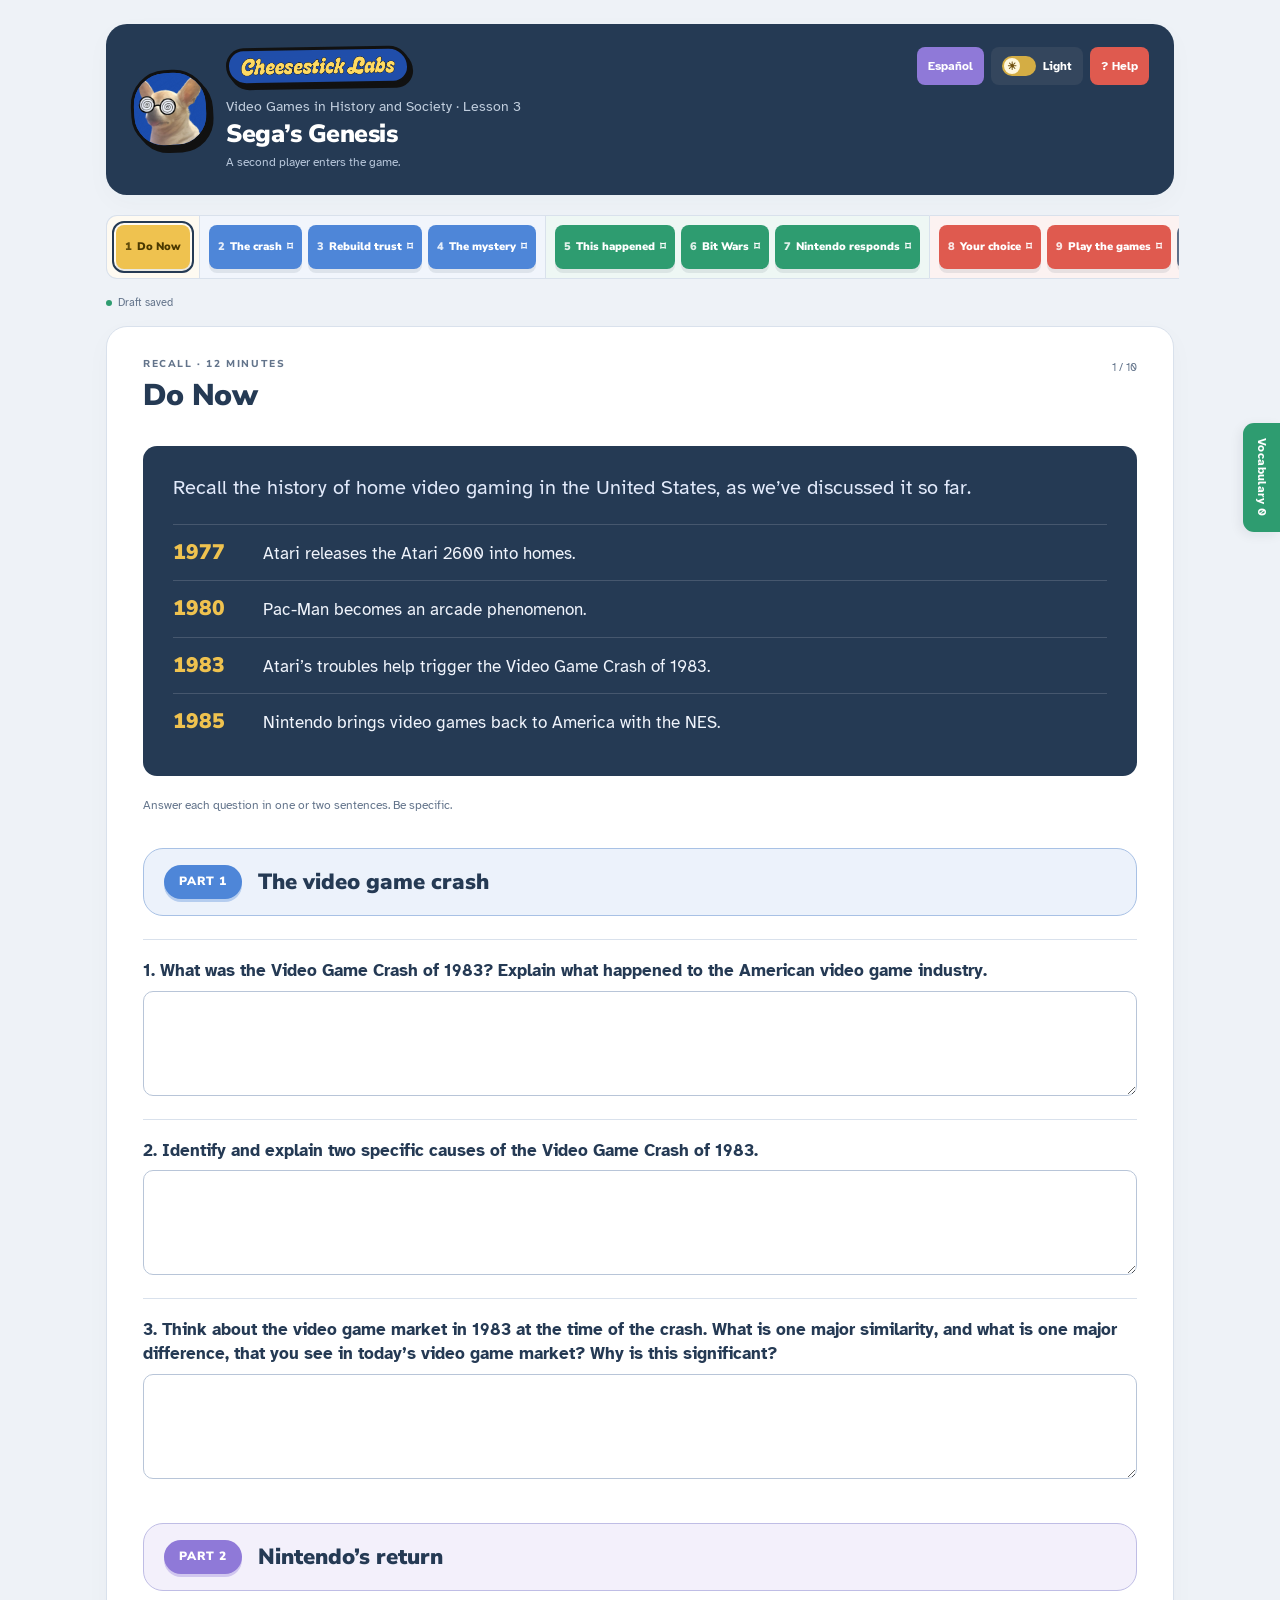
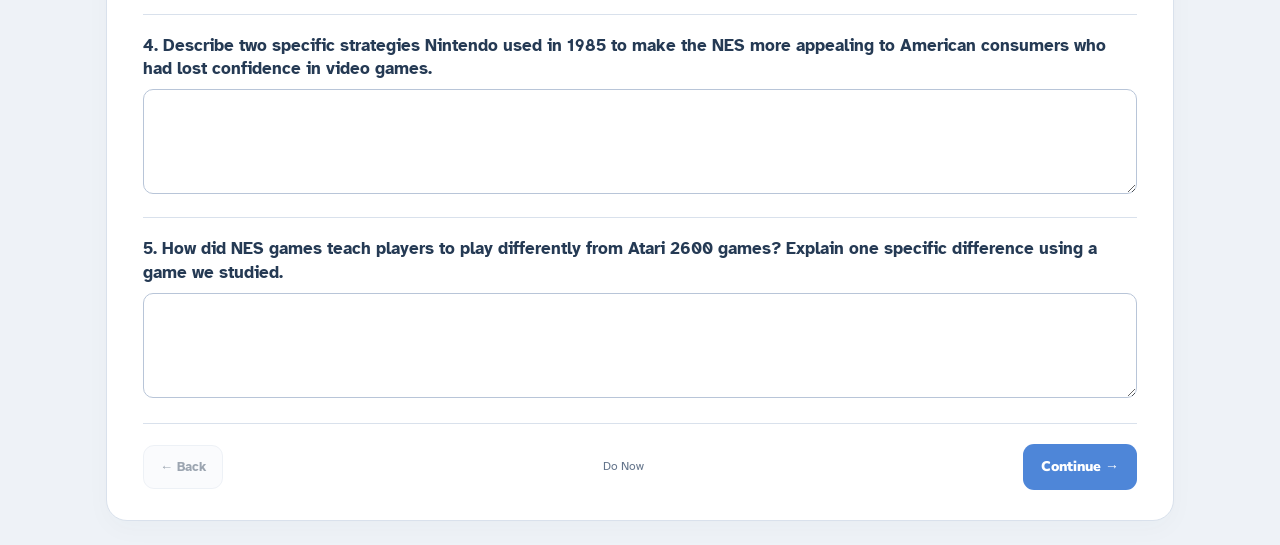
<file: index.html>
<!doctype html>
<html lang="en"><head><meta charset="utf-8"><meta name="viewport" content="width=device-width,initial-scale=1"><meta name="color-scheme" content="light dark"><title>Cheesestick Labs · Sega’s Genesis</title><link rel="stylesheet" href="template.css"><link rel="stylesheet" href="lesson.css"><link rel="stylesheet" href="outline.css"><link rel="stylesheet" href="lesson-2.css"><link rel="stylesheet" href="console-wars.css"></head><body>
<a href="#lesson" class="skip" id="skip">Skip to lesson</a>
<div class="app-shell">
<header class="topbar"><div class="brand"><div class="logo"><img src="assets/oz.png" alt="Oz wearing spiral glasses" width="1536" height="1536"></div><div class="brand-text"><div class="brandline"><img class="wordmark" src="assets/wordmark.png" alt="Cheesestick Labs" width="1131" height="130"></div><div class="series" id="series"></div><h1 id="lesson-title"></h1><div class="subtitle" id="subtitle"></div></div></div><div class="header-tools"><div class="utilities"><button id="language" class="language">Español</button><button id="theme" class="theme"><span class="theme-track"><span class="theme-thumb">☀</span></span><span id="theme-label">Light</span></button><button id="help" class="help">? Help</button></div></div></header>
<div class="nav-wrap"><div class="lesson-map-scroll"><nav id="page-nav" aria-label="Lesson pages"></nav></div><div class="session-line"><span class="draft" id="draft-status" role="status"></span></div></div>
<main id="lesson" tabindex="-1"></main>
</div>
<button class="vocab-tab" id="vocab-toggle" aria-controls="vocab-drawer" aria-expanded="false">Vocabulary</button>
<aside id="vocab-drawer" class="vocab-drawer" hidden><div class="drawer-heading"><h2 id="vocab-heading">Vocabulary</h2><button class="icon-button" data-close-vocab aria-label="Close">×</button></div><dl id="vocab-list"></dl></aside>
<dialog id="checkpoint" aria-labelledby="checkpoint-question"><form id="checkpoint-form"><div class="dialog-top"><span class="eyebrow" id="checkpoint-label"></span><button type="button" class="icon-button" data-close="checkpoint" aria-label="Close">×</button></div><span class="dialog-symbol">✦</span><h2 id="checkpoint-question"></h2><p id="checkpoint-hint" class="muted"></p><label for="checkpoint-answer" id="checkpoint-answer-label"></label><div class="unlock-row"><input id="checkpoint-answer" type="text" autocomplete="off" required><button class="primary" id="unlock-button"></button></div><p id="checkpoint-status" role="status"></p></form></dialog>
<dialog id="help-dialog"><div class="dialog-top"><h2 id="help-title"></h2><button class="icon-button" data-close="help-dialog" aria-label="Close">×</button></div><div id="help-content"></div></dialog>
<dialog id="choice-dialog"><form id="choice-form"><h2 id="choice-title"></h2><p id="choice-warning"></p><div class="help-actions"><button type="button" class="secondary" data-close="choice-dialog" id="choice-cancel"></button><button class="primary" id="choice-confirm"></button></div></form></dialog>
<dialog id="game-dialog" aria-labelledby="game-title"><div class="game-window"><div class="window-header"><h2 id="game-title"></h2><button id="close-game" aria-label="Close game and return to lesson">×</button></div><iframe id="game-frame" title="NES game player" allow="autoplay" src="about:blank"></iframe></div></dialog>
<dialog id="teacher-dialog"><div class="dialog-top"><h2>Teacher setup</h2><button class="icon-button" data-close="teacher-dialog" aria-label="Close">×</button></div><div id="teacher-content"></div></dialog>
<div class="toast" id="toast" role="status" hidden></div><div id="print-area"></div>
<script src="lesson-config.js"></script><script src="wars-content.js"></script><script src="jspdf.umd.min.js"></script><script src="answer-pdf.js"></script><script src="market-estimates.js"></script><script src="form-connection.js"></script><script src="wars-app.js"></script>
</body></html>
</file>
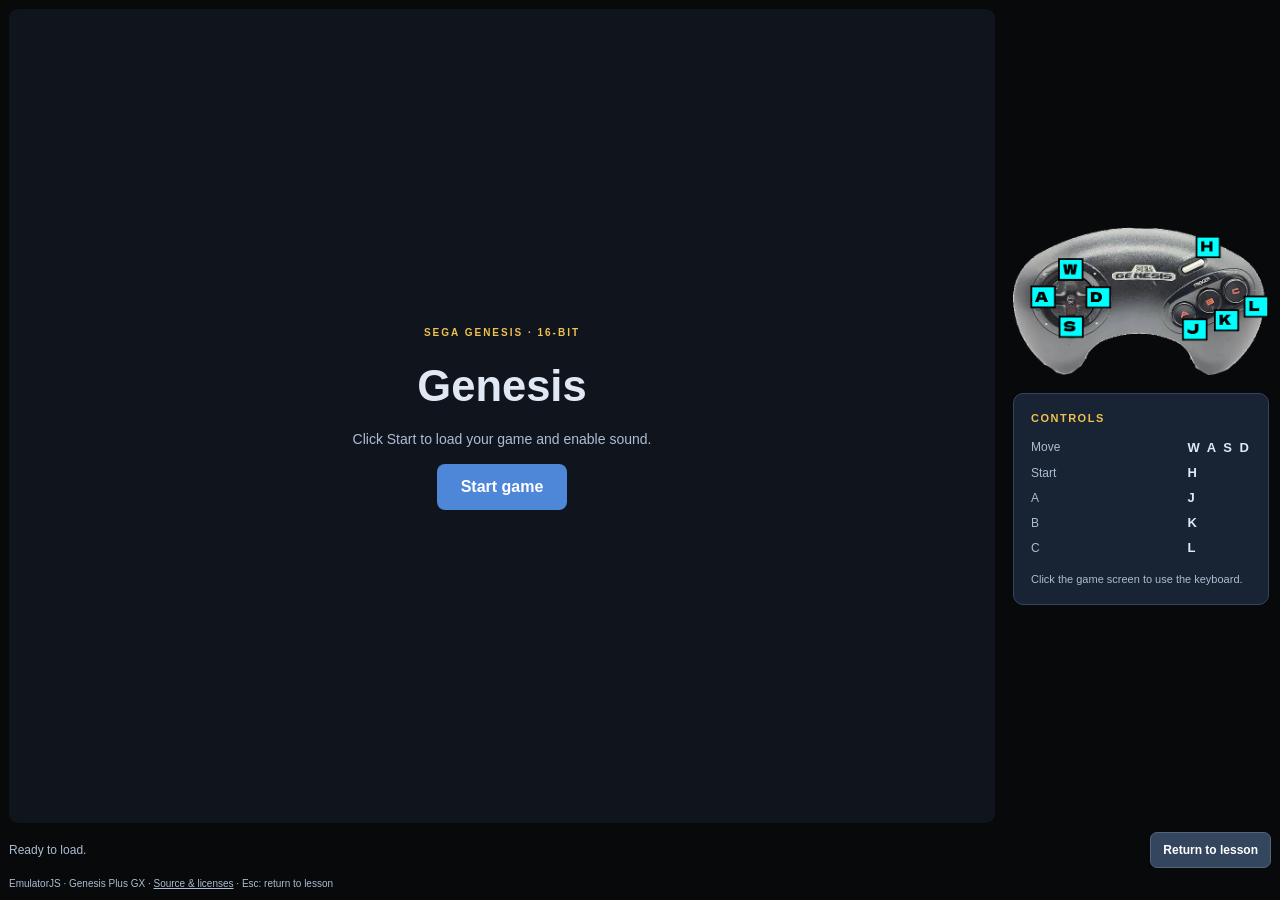
<file: genesis-player.html>
<!doctype html><html lang="en"><head><meta charset="utf-8"><meta name="viewport" content="width=device-width,initial-scale=1"><title>Genesis player</title><link rel="stylesheet" href="nes-player.css"><style>#genesis{position:absolute;inset:0}#cover button{background:#4e86d8;color:#fff;border:0;border-radius:8px;padding:14px 24px;font:700 16px 'Segoe UI',sans-serif;cursor:pointer}#stage{min-height:280px}</style></head><body><main class="nes-player"><div class="nes-layout"><section class="stage" id="stage" tabindex="0" aria-label="Genesis game screen"><div id="genesis"></div><div id="cover"><div><span class="system-label">SEGA GENESIS · 16-BIT</span><h1 id="opening">Genesis</h1><p id="opening-note">Start to load the game.</p><button id="start-game">Start game</button></div></div></section><aside class="player-sidebar"><img class="controller-diagram" src="assets/genesis-controls.png" alt="Genesis keyboard controls: WASD move, J A, K B, L C, H Start"><div class="controls"><h2 id="controls-title">CONTROLS</h2><div class="key-grid"><span id="move-label">Move</span><strong>W A S D</strong><span>Start</span><strong>H</strong><span>A</span><strong>J</strong><span>B</span><strong>K</strong><span>C</span><strong>L</strong></div><p id="focus-note">Click the game screen to use the keyboard.</p></div></aside></div><div class="status-row"><p id="status" role="status">Ready to load.</p><button id="retry" hidden>Try again</button><button id="return">Return to lesson</button></div><footer>EmulatorJS · Genesis Plus GX · <a href="https://github.com/EmulatorJS/EmulatorJS" target="_blank" rel="noopener">Source & licenses</a> · <span id="escape-note">Esc: return to lesson</span></footer></main><script src="genesis-player.js"></script></body></html>
</file>
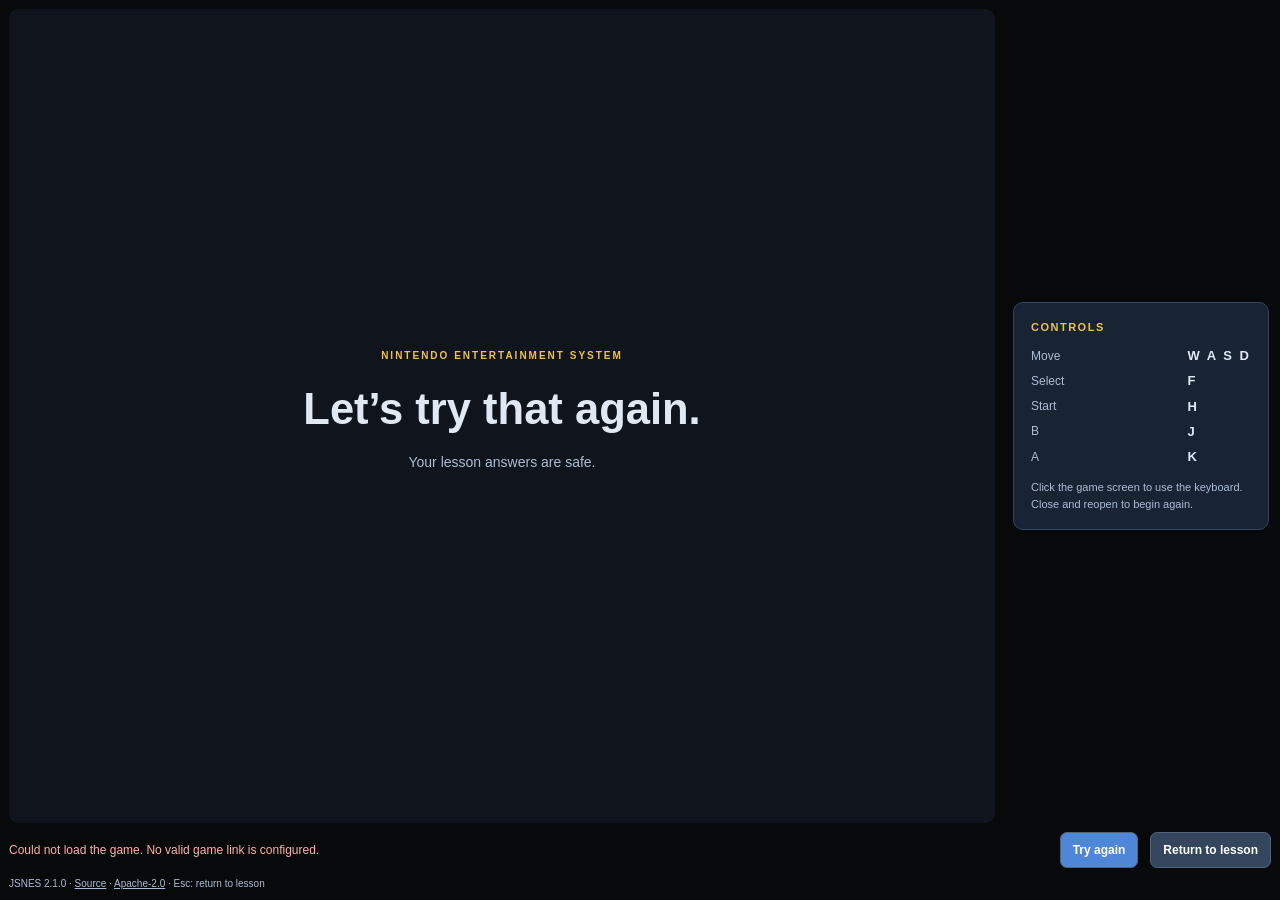
<file: nes-player.html>
<!doctype html>
<html lang="en"><head><meta charset="utf-8"><meta name="viewport" content="width=device-width,initial-scale=1"><title>NES player</title><link rel="stylesheet" href="nes-player.css"></head>
<body><main class="nes-player"><div class="nes-layout"><section class="stage" id="stage" aria-label="NES game screen" tabindex="0"><div id="nes"></div><div id="cover"><div><span class="system-label">NINTENDO ENTERTAINMENT SYSTEM</span><h1 id="opening">Loading game…</h1><p id="opening-note">Your game starts automatically.</p></div></div></section><aside class="player-sidebar"><img class="controller-diagram" id="controls-image" alt="NES keyboard controls" hidden><div class="controls"><h2 id="controls-title">CONTROLS</h2><div class="key-grid"><span id="move-label">Move</span><strong>W A S D</strong><span>Select</span><strong>F</strong><span>Start</span><strong>H</strong><span>B</span><strong>J</strong><span>A</span><strong>K</strong></div><p id="focus-note">Click the game screen to use the keyboard.</p></div></aside></div><div class="status-row"><p id="status" role="status" aria-live="polite">Loading game…</p><button id="retry" hidden>Try again</button><button id="return">Return to lesson</button></div><footer>JSNES 2.1.0 · <a href="https://github.com/bfirsh/jsnes" target="_blank" rel="noopener">Source</a> · <a href="LICENSE-jsnes.txt" target="_blank">Apache-2.0</a> · <span id="escape-note">Esc: return to lesson</span></footer></main><script src="jsnes.min.js"></script><script src="nes-zip.js"></script><script src="nes-player.js"></script></body></html>
</file>
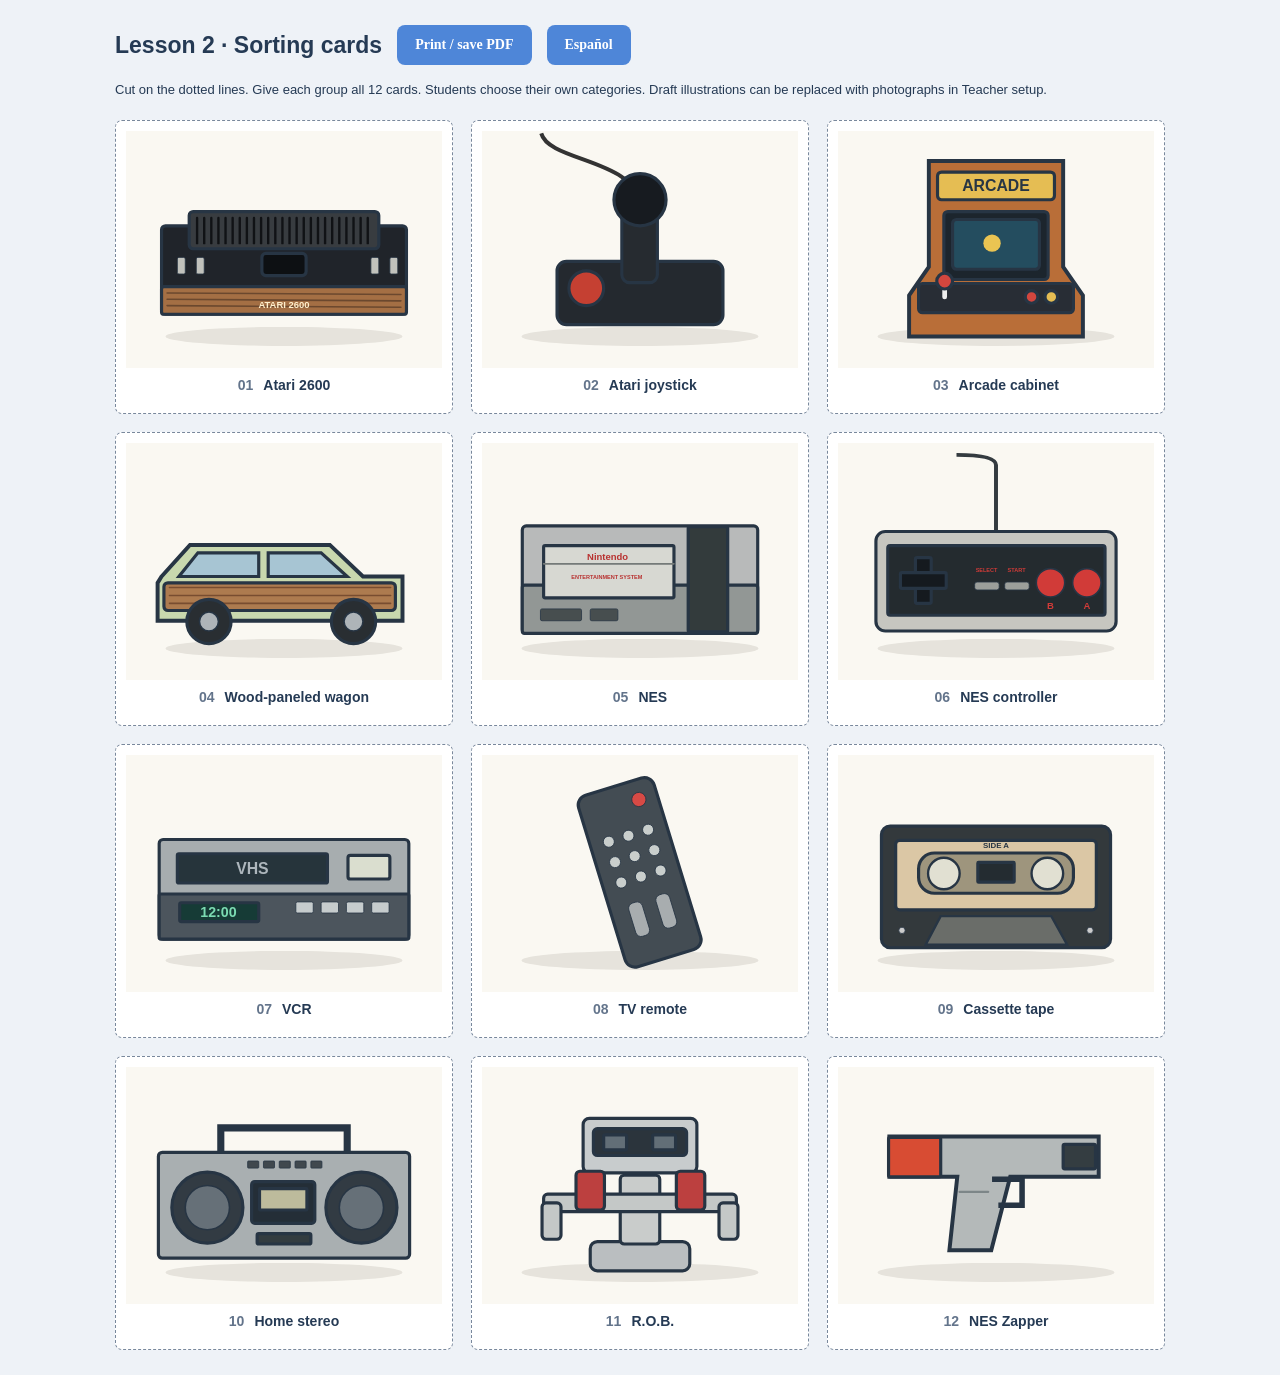
<file: sorting-cards.html>
<!doctype html><html lang="en"><head><meta charset="utf-8"><meta name="viewport" content="width=device-width,initial-scale=1"><title>Lesson 2 · Sorting cards</title><style>
*{box-sizing:border-box}body{margin:25px;font:15px/1.5 'Segoe UI',sans-serif;color:#253a54;background:#eef2f7}.toolbar{display:flex;gap:15px;align-items:center;flex-wrap:wrap;max-width:1050px;margin:0 auto 20px}.toolbar h1{font-size:23px;margin:0}.toolbar button{background:#4e86d8;color:white;border:0;border-radius:8px;padding:12px 18px;font:700 14px 'Segoe UI';cursor:pointer}.toolbar p{width:100%;margin:0;font-size:13px}.cards{display:grid;grid-template-columns:repeat(3,1fr);gap:18px;max-width:1050px;margin:auto}.cards figure{margin:0;border:1px dashed #79889c;border-radius:7px;background:#fff;break-inside:avoid;padding:10px}.cards img{display:block;width:100%;aspect-ratio:4/3;object-fit:contain}.cards figcaption{text-align:center;font-weight:700;font-size:14px;padding:7px}.cards figcaption span{margin-right:10px;color:#63748b}@media(max-width:600px){.cards{grid-template-columns:repeat(2,1fr)}body{margin:12px}}@media print{@page{size:letter;margin:.45in}body{margin:0;background:white}.toolbar{display:none}.cards{grid-template-columns:repeat(2,1fr);gap:.15in;max-width:none}.cards figure{height:3.18in;padding:.08in;break-inside:avoid}.cards img{height:2.65in;aspect-ratio:auto}.cards figcaption{font-size:11pt;padding:3px}.cards figure:nth-child(6n){break-after:page}}
</style></head><body><div class="toolbar"><h1 id="heading">Lesson 2 · Sorting cards</h1><button id="print">Print / save PDF</button><button id="language">Español</button><p id="note">Cut on the dotted lines. Give each group all 12 cards. Students choose their own categories. Draft illustrations can be replaced with photographs in Teacher setup.</p></div><main class="cards" id="cards"></main><script src="lesson-config.js"></script><script src="lesson-content.js"></script><script>
let es=false,settings={};try{settings=JSON.parse(localStorage.getItem('cheesestick-nintendo-lesson-2-v1-settings')||'{}')||{};}catch{}
const escapeHTML=v=>String(v).replace(/[&<>"']/g,c=>({'&':'&amp;','<':'&lt;','>':'&gt;','"':'&quot;',"'":'&#39;'}[c]));
function render(){document.documentElement.lang=es?'es':'en';document.getElementById('heading').textContent=es?'Lección 2 · Tarjetas para clasificar':'Lesson 2 · Sorting cards';document.getElementById('language').textContent=es?'English':'Español';document.getElementById('print').textContent=es?'Imprimir / guardar PDF':'Print / save PDF';document.getElementById('note').textContent=es?'Corta por las líneas punteadas. Da las 12 tarjetas a cada grupo. Los estudiantes eligen sus categorías. Puedes reemplazar las ilustraciones por fotos en la configuración docente.':'Cut on the dotted lines. Give each group all 12 cards. Students choose their own categories. Draft illustrations can be replaced with photographs in Teacher setup.';document.getElementById('cards').innerHTML=LAB_SORT.map((item,i)=>{let image=item.image;try{const candidate=settings.sortImages?.[item.id]||LAB_CONFIG.sortImages[item.id]||image,u=new URL(candidate,location.href);if(u.protocol==='https:'||u.origin===location.origin)image=u.href;}catch{}return '<figure><img src="'+escapeHTML(image)+'" alt="'+escapeHTML(item.label[es?1:0])+'"><figcaption><span>'+String(i+1).padStart(2,'0')+'</span>'+escapeHTML(item.label[es?1:0])+'</figcaption></figure>';}).join('');}
document.getElementById('print').onclick=()=>print();document.getElementById('language').onclick=()=>{es=!es;render();};render();
</script></body></html>
</file>
<file: template.css>
@import url('https://fonts.googleapis.com/css2?family=Atkinson+Hyperlegible:wght@400;700&family=Nunito+Sans:wght@600;700;800;900&display=swap');
:root{color-scheme:light;--bg:#eef2f7;--surface:#fff;--soft:#f6f8fc;--field:#fff;--ink:#253a54;--muted:#63748b;--line:#d9e1ec;--header:#253a54;--blue:#4e86d8;--green:#2e9c70;--gold:#efc24f;--red:#df5a4f;--purple:#8f79d8;--slate:#5f6f89;--shadow:0 8px 26px #253a5407;--activity:#f7faff;--grid:#d6e1f0;--node:#fff}
:root[data-theme=dark]{color-scheme:dark;--bg:#151e2b;--surface:#202d3e;--soft:#1b2737;--field:#172333;--ink:#e0e8f4;--muted:#acbdd3;--line:#3a4b61;--header:#111a27;--shadow:0 8px 26px #0d17231c;--activity:#182638;--grid:#35485f;--node:#25374d}
*{box-sizing:border-box}body{margin:0;background:var(--bg);color:var(--ink);font:17px/1.55 'Atkinson Hyperlegible','Segoe UI',sans-serif}button,input,textarea,select{font:inherit}button,a,select,input,textarea{-webkit-tap-highlight-color:transparent}button{cursor:pointer;min-height:44px;border:0;font-weight:700;border-radius:11px;padding:10px 16px;transition:filter .15s,transform .15s}button:hover{filter:brightness(1.05)}button:active{transform:translateY(1px)}button:disabled{opacity:.45;cursor:not-allowed}button:focus-visible,a:focus-visible,input:focus-visible,textarea:focus-visible,select:focus-visible{outline:3px solid var(--gold);outline-offset:4px}a{color:var(--blue);text-underline-offset:3px}h1,h2,h3,.nav-button,.block-label,.primary,.brandline{font-family:'Nunito Sans','Segoe UI',sans-serif}h1,h2,h3{line-height:1.2}h2{font-size:30px;font-weight:900;letter-spacing:-.65px;margin:7px 0 12px}h3{font-size:20px;margin:0 0 9px}p{margin:0 0 14px}p:last-child{margin-bottom:0}.app-shell{max-width:1160px;margin:auto;padding:24px 46px 0}.topbar{border-radius:21px;background:var(--header);padding:23px 25px;color:#fff;display:flex;align-items:center;justify-content:space-between;gap:20px;box-shadow:var(--shadow)}.brand{display:flex;gap:17px;align-items:center}.logo{flex:none;width:66px;height:66px;background:#34475f;border:1px solid #4d6078;border-radius:18px;padding:5px;transform:rotate(-5deg)}.logo svg{width:100%;height:100%}.brandline{font-size:10px;letter-spacing:1.7px;font-weight:900;color:#f2cd6d;display:flex;gap:10px;align-items:center}.preview-tag{font:700 9px 'Segoe UI',sans-serif;letter-spacing:1px;color:#b5c7de;border:1px solid #53647c;border-radius:4px;padding:2px 5px}.series{font-size:14px;color:#c1cede;margin-top:6px}h1{font-size:25px;font-weight:900;letter-spacing:-.5px;margin:2px 0 4px}.subtitle{font-size:12px;color:#b9c8dc}.header-tools{flex:none;align-self:stretch;display:flex;flex-direction:column;justify-content:space-between;gap:15px;align-items:flex-end}.utilities{display:flex;gap:7px;align-items:center}.utilities button{font-size:12px;padding:8px 11px;min-height:38px;border-radius:8px;color:white}.language{background:#8f79d8}.help{background:#df5a4f}.theme{display:flex;gap:7px;align-items:center;background:#34465d}.theme-track{background:#d4ad44;width:34px;height:20px;border-radius:15px;display:block;padding:2px;transition:background .2s}.theme-thumb{display:grid;place-items:center;background:#fff8df;color:#705010;width:16px;height:16px;border-radius:50%;font-size:11px;transition:transform .2s}[data-theme=dark] .theme-track{background:#617a9f}[data-theme=dark] .theme-thumb{transform:translateX(14px);background:#e4edff;color:#324b69}.pacing{display:flex;gap:8px;align-items:center;font-size:11px;color:#c1cede}.pacing select{background:#34465d;color:#edf3fa;border:1px solid #53647c;border-radius:6px;padding:5px;font-size:11px}.nav-wrap{padding:20px 0 15px}nav{display:flex;gap:8px;flex-wrap:wrap}.nav-button{background:var(--tab);color:#fff;border-radius:12px;padding:12px 13px;font-size:12px;font-weight:900;box-shadow:0 4px 0 #23364d18;display:flex;gap:7px;align-items:center}.nav-button.gold{color:#493800}.nav-button[aria-current=page]{outline:3px solid var(--ink);outline-offset:2px}.nav-num{opacity:.85}.lock{width:12px;height:12px;opacity:.85}.session-line{display:flex;align-items:center;justify-content:space-between;gap:12px;font-size:11px;color:var(--muted);margin-top:15px;flex-wrap:wrap}.draft::before{content:'';display:inline-block;width:6px;height:6px;background:var(--green);border-radius:50%;margin-right:6px}.draft.error::before{background:var(--red)}main{background:var(--surface);border:1px solid var(--line);border-radius:21px;padding:30px 36px;box-shadow:var(--shadow);min-height:450px;scroll-margin-top:15px}main:focus{outline:none}.page-top{display:flex;gap:18px;justify-content:space-between;align-items:start;margin-bottom:18px}.eyebrow{font:800 10px 'Nunito Sans',sans-serif;letter-spacing:1.6px;color:var(--muted)}.page-count{font-size:11px;color:var(--muted);white-space:nowrap;margin-top:2px}.lead{color:var(--muted);max-width:780px;font-size:17px}.block{--tone:var(--gold);border:1px solid color-mix(in srgb,var(--tone) 30%,var(--line));border-left:6px solid var(--tone);background:color-mix(in srgb,var(--tone) 9%,var(--surface));padding:18px 21px;border-radius:13px;margin:18px 0}.block-label{display:inline-block;font-size:10px;font-weight:900;letter-spacing:1.3px;background:var(--tone);color:white;border-radius:7px;padding:6px 10px;margin-bottom:10px}.learn{--tone:var(--gold)}.learn .block-label{color:#493800}.observe{--tone:var(--blue)}.try{--tone:var(--green)}.review{--tone:var(--purple)}.important{--tone:var(--red)}.block p{margin-bottom:8px}.more-row{display:flex;gap:15px;flex-wrap:wrap;margin-top:8px;align-items:center}.learn-more{margin-top:8px}.learn-more summary{cursor:pointer;font-size:13px;color:var(--ink);font-weight:700}.learn-more p{font-size:14px;color:var(--muted);margin-top:8px}.slide-link{font-size:13px}.activity-area{background:var(--activity);border:1px solid var(--line);border-radius:12px;padding:18px;margin-top:13px}.activity-head{display:flex;gap:10px;align-items:center;justify-content:space-between;flex-wrap:wrap;margin-bottom:10px}.activity-head p{margin:0}.caption{font-size:12px;color:var(--muted)}.route-compare{display:grid;grid-template-columns:1fr 1fr;gap:12px}.route-option{padding:13px 15px;background:var(--node);border:1px solid var(--line);border-radius:10px}.route-letters{display:flex;gap:10px;align-items:center;font-weight:700;font-size:17px}.route-letters span{color:var(--muted);font-size:12px}.route-total{font:900 29px 'Nunito Sans',sans-serif;line-height:1.3;margin-top:8px}.route-total small{font:400 13px 'Atkinson Hyperlegible',sans-serif;color:var(--muted)}.route-option.better{border-color:var(--green)}.route-option.better .route-total{color:var(--green)}[data-theme=dark] .route-option.better .route-total{color:#63d5a4}.slider-label{display:flex;justify-content:space-between;gap:12px;font-size:14px;margin:18px 0 5px}.slider-label output{font-weight:700}input[type=range]{width:100%;accent-color:var(--green);margin:5px 0 0;min-height:25px}.slider-hints{display:flex;justify-content:space-between;font-size:11px;color:var(--muted)}.result-line{background:color-mix(in srgb,var(--green) 10%,var(--surface));padding:10px 13px;border-radius:8px;font-size:14px;margin-top:12px;min-height:42px}.question{border-top:1px solid var(--line);padding-top:19px;margin-top:23px}.question-label{display:flex;gap:10px;align-items:start;font-weight:700;line-height:1.4;margin-bottom:8px}.q-number{display:grid;place-items:center;width:24px;height:24px;flex:none;background:var(--soft);border:1px solid var(--line);border-radius:7px;font-size:12px}.question .caption{margin:0 0 10px 34px}.question textarea{display:block;width:100%;resize:vertical;background:var(--field);border:1px solid #b8c5d8;color:var(--ink);padding:12px 14px;border-radius:10px;min-height:76px}.question.deep{border:1px solid color-mix(in srgb,var(--purple) 45%,var(--line));border-left:6px solid var(--purple);background:color-mix(in srgb,var(--purple) 6%,var(--surface));padding:17px 20px;border-radius:13px;margin-top:20px}.think-heading{display:flex;justify-content:space-between;gap:10px;margin-bottom:9px}.think-heading strong{font-size:11px;color:var(--purple);letter-spacing:1px}.discussion-cue{font-size:12px;color:var(--muted);margin-top:9px}.pause-line{font-size:14px;padding:12px 0 0;display:flex;gap:9px;align-items:start}.pause-line strong{color:var(--red)}.page-bottom{display:flex;justify-content:space-between;gap:15px;align-items:center;margin-top:25px;padding-top:20px;border-top:1px solid var(--line)}.primary{background:var(--blue);color:white;font-size:14px;font-weight:900;padding:12px 18px}.secondary{background:var(--soft);border:1px solid var(--line);color:var(--ink);font-size:13px}.page-bottom .caption{text-align:center}.next-wrap{display:flex;align-items:center;gap:8px}.next-wrap svg{width:12px;height:12px}.vocab-tab{position:fixed;right:0;top:47%;z-index:15;writing-mode:vertical-rl;display:flex;gap:10px;align-items:center;background:var(--green);color:white;border-radius:11px 0 0 11px;padding:15px 9px;font-size:12px;letter-spacing:.4px;box-shadow:-3px 3px 12px #15213112}.vocab-tab span:last-child{display:grid;place-items:center;background:#ffffff24;border-radius:50%;width:21px;height:21px;writing-mode:horizontal-tb;font-size:11px}.vocab-drawer{position:fixed;right:0;top:0;bottom:0;width:min(365px,90vw);background:var(--surface);border-left:1px solid var(--line);box-shadow:-14px 0 50px #111a2730;z-index:25;padding:30px 26px;overflow-y:auto}.drawer-heading{display:flex;justify-content:space-between;align-items:start;gap:15px}.vocab-drawer h2{font-size:26px}.vocab-drawer dt{font-weight:700;color:var(--green);margin-top:22px}.vocab-drawer dd{margin:5px 0 0;font-size:15px}.vocab-drawer .term-page{font-size:11px;color:var(--muted);margin-top:4px}.icon-button{font-size:25px;line-height:1;width:40px;min-height:40px;padding:5px;color:var(--muted);background:var(--soft);flex:none}.vocab-link{padding:0;border:0;background:none;min-height:0;display:inline;color:inherit;font:inherit;font-weight:700;text-decoration:underline dotted var(--gold);text-underline-offset:4px}footer{padding:23px;text-align:center;color:var(--muted);font-size:12px}footer a{color:inherit}dialog{width:min(480px,calc(100% - 32px));border:1px solid var(--line);border-radius:19px;background:var(--surface);color:var(--ink);padding:27px;box-shadow:0 20px 100px #0b162355}dialog::backdrop{background:#111a2799;backdrop-filter:blur(4px)}dialog h2{font-size:26px}.dialog-top{display:flex;align-items:center;justify-content:space-between;gap:12px;margin-bottom:12px}.dialog-symbol{display:grid;place-items:center;background:color-mix(in srgb,var(--gold) 18%,var(--surface));color:var(--gold);width:42px;height:42px;border-radius:12px;font-size:28px;margin-bottom:15px}.muted{color:var(--muted);font-size:14px}.unlock-row{display:flex;gap:8px;margin-top:7px}.unlock-row input{min-width:0;width:100%}.unlock-row button{flex:none}input:not([type=range]),select{border:1px solid var(--line);background:var(--field);color:var(--ink);padding:10px 12px;border-radius:9px}dialog label{font-size:13px;font-weight:700}.dialog-note{font-size:12px;color:var(--muted);margin-top:13px}#checkpoint-status{font-size:13px;color:var(--red);margin-top:10px}.help-entry{margin:18px 0}.help-entry h3{font-size:16px}.help-entry p{font-size:14px;color:var(--muted)}.help-actions{display:flex;gap:9px;flex-wrap:wrap;justify-content:space-between;margin-top:23px}.toast{position:fixed;left:50%;bottom:22px;transform:translateX(-50%);background:var(--ink);color:var(--surface);padding:12px 20px;border-radius:10px;box-shadow:var(--shadow);z-index:50;max-width:90%;font-size:14px}.router-map{display:block;width:100%;height:auto;max-height:210px}.map-line{stroke:var(--grid);stroke-width:4;fill:none;stroke-linecap:round}.map-line.active{stroke:var(--blue)}.map-line.closed{stroke:var(--red);stroke-dasharray:6 7;opacity:.5}.map-node{fill:var(--node);stroke:var(--line);stroke-width:2}.map-node.router{stroke:var(--blue)}.router-map text{fill:var(--ink);font-family:'Nunito Sans',sans-serif;font-weight:800;font-size:14px}.router-map .edge-label{font:12px 'Atkinson Hyperlegible',sans-serif;fill:var(--muted)}.packet-dot{fill:var(--gold);stroke:var(--surface);stroke-width:3}.activity-controls{display:flex;gap:8px;align-items:center;flex-wrap:wrap;margin-top:9px}.activity-controls .primary{background:var(--green)}.toggle-link{background:var(--node);color:var(--ink);border:1px solid var(--line);font-size:13px}.toggle-link[aria-pressed=true]{border-color:var(--red);color:var(--red)}.message-scene{display:flex;justify-content:center;align-items:center;gap:18px;padding:20px 10px}.message-device{background:var(--node);border:2px solid var(--line);border-radius:16px;padding:20px;min-width:130px;text-align:center}.message-device .device-icon{font-size:26px;margin-bottom:8px}.message-device strong{display:block;font-size:15px}.message-device small{color:var(--muted);font-size:12px}.message-trail{color:var(--blue);letter-spacing:5px;position:relative;overflow:hidden;min-width:75px;text-align:center}.message-trail:after{content:'●';position:absolute;left:-10%;color:var(--gold);animation:message 3s linear infinite}@keyframes message{to{left:110%}}.review-prompt{font-size:14px}.workbench{display:grid;grid-template-columns:1fr 1fr;gap:20px;align-items:start}.tile-pool{display:flex;gap:7px;flex-wrap:wrap;align-items:center}.route-tile{background:var(--node);color:var(--ink);border:2px solid var(--blue);border-radius:9px;width:52px;min-height:49px;cursor:grab;touch-action:none;font:900 17px 'Nunito Sans',sans-serif}.route-tile[aria-pressed=true]{background:var(--blue);color:white}.drop-slot{display:flex;align-items:center;justify-content:center;gap:8px;background:var(--field);border:2px dashed var(--line);border-radius:11px;min-height:75px;padding:10px;margin-top:8px;flex-wrap:wrap}.drop-slot.over{border-color:var(--green);background:color-mix(in srgb,var(--green) 9%,var(--surface))}.path-stop{display:flex;gap:8px;align-items:center;font-weight:700}.path-stop button{min-height:35px;padding:4px 10px;background:var(--blue);color:white;border-radius:7px}.test-history{border-top:1px solid var(--line);margin-top:15px;padding-top:12px;font-size:13px}.test-history ol{margin:7px 0 0;padding-left:22px}.history-row{padding:3px 0}.history-cost{font-weight:700;color:var(--green)}.task-steps{display:flex;gap:13px;flex-wrap:wrap;margin:15px 0;color:var(--muted);font-size:12px}.task-steps span{display:flex;align-items:center;gap:5px}.task-steps b{display:grid;place-items:center;width:20px;height:20px;border-radius:50%;background:var(--soft);color:var(--ink)}.submit-fields{display:grid;grid-template-columns:2fr 1fr;gap:16px;margin:20px 0}.submit-fields label{font-size:13px;font-weight:700;display:block;margin-bottom:6px}.submit-fields input,.submit-fields select{width:100%}.response-summary{border:1px solid var(--line);border-radius:12px;overflow:hidden;margin:19px 0}.summary-row{display:flex;justify-content:space-between;align-items:center;gap:10px;padding:12px 16px;font-size:14px;border-bottom:1px solid var(--line)}.summary-row:last-child{border-bottom:0}.summary-row button{background:none;color:var(--blue);font-size:13px;padding:2px 4px;min-height:30px}.summary-stat{font-size:12px;color:var(--muted)}.submit-actions{display:flex;gap:9px;flex-wrap:wrap}.submit-note{margin-top:14px;padding:14px 16px;border-radius:10px;background:var(--soft);border:1px solid var(--line);font-size:14px}.submit-note.success{border-color:var(--green)}.preview-notice{font-size:13px;color:var(--muted);border-left:3px solid var(--gold);padding-left:12px;margin:18px 0}.skip{position:absolute;top:-100px;background:var(--surface);padding:12px;z-index:100}.skip:focus{top:10px}#print-area{display:none}[hidden]{display:none!important}.drag-ghost{position:fixed;pointer-events:none;z-index:60;background:var(--blue);color:white;padding:10px 17px;border-radius:10px;font-weight:700;box-shadow:0 6px 20px #111a2755}
@media(min-width:1400px){.app-shell{max-width:1210px}}@media(max-width:950px){.topbar{align-items:flex-start}.brand{align-items:flex-start}.header-tools{gap:15px}.app-shell{padding:18px 42px 0 18px}h1{font-size:23px}.utilities{flex-wrap:wrap;justify-content:flex-end}.nav-button{padding:11px;font-size:11px}main{padding:26px}}
@media(max-width:680px){body{font-size:16px}.app-shell{padding:10px 34px 0 10px}.topbar{padding:18px;flex-direction:column;gap:17px;border-radius:16px}.logo{width:47px;height:47px;border-radius:13px}.brand{gap:11px}.brandline{font-size:9px}.series{font-size:12px}h1{font-size:21px}.subtitle{font-size:11px}.header-tools{flex-direction:row;align-items:center;align-self:stretch;flex-wrap:wrap}.utilities button{font-size:11px}.pacing{font-size:10px}nav{gap:7px}.nav-button{flex:1 1 28%;justify-content:center;font-size:10px;padding:10px 6px}.session-line{font-size:10px}#theme-note{display:none}main{padding:21px 17px;border-radius:16px}h2{font-size:25px}.page-top{gap:8px}.eyebrow{font-size:9px;letter-spacing:1px}.page-count{font-size:10px}.lead{font-size:16px}.block{padding:15px;border-left-width:5px}.route-compare{gap:8px}.route-option{padding:12px}.route-letters{gap:6px;font-size:15px}.route-total{font-size:26px}.workbench{grid-template-columns:1fr;gap:12px}.question.deep{padding:15px}.page-bottom{gap:8px}.page-bottom .caption{display:none}.primary{padding:11px 14px}.vocab-tab{padding:12px 6px;font-size:11px}.message-scene{gap:10px;padding:15px 0}.message-device{min-width:90px;padding:12px}.message-trail{min-width:38px;letter-spacing:2px}.message-device strong{font-size:13px}.message-device small{font-size:11px}.submit-fields{grid-template-columns:1fr}.router-map{min-height:150px}.activity-area{padding:12px}.think-heading strong{font-size:10px}.think-heading .caption{font-size:10px}footer{font-size:11px;padding:20px 0}dialog{padding:21px}.unlock-row{flex-wrap:wrap}.unlock-row button{width:100%}}
.pause-line .pause-label{background:var(--red);color:#fff;border-radius:6px;padding:5px 8px;letter-spacing:.6px;font-size:9px;flex:none;margin-top:1px}
@media(max-width:680px){.router-map{min-height:0}.router-map text{font-size:30px}.router-map .edge-label{font-size:27px}.pause-line{flex-direction:column;gap:6px;align-items:start}}
@media(prefers-reduced-motion:reduce){*,*::before,*::after{animation:none!important;transition:none!important;scroll-behavior:auto!important}}
@media print{body{background:white;color:#17263b;font:12pt/1.4 Arial,sans-serif}.app-shell,.vocab-tab,.vocab-drawer,dialog,.toast{display:none!important}#print-area{display:block}#print-area h1{font:700 22pt Arial;color:#17263b}#print-area h2{font:700 17pt Arial;margin-top:24px}#print-area section{break-after:page}#print-area section:last-child{break-after:auto}#print-area .print-question{margin:17px 0;break-inside:avoid}#print-area .write-lines{height:75px;border-bottom:1px solid #999}#print-area p{color:#17263b}#print-area svg{max-width:100%;height:auto}.print-note{font-size:10pt}}
.match-line{display:grid;grid-template-columns:1fr 220px;gap:15px;align-items:center;margin:10px 0}.fix-controls{display:flex;gap:12px;flex-wrap:wrap}.fix-controls label{display:grid;gap:5px;font-size:14px}.fix-demo{padding:20px;background:white;color:#17263b;border:1px solid #bdc7d7;margin-top:15px;border-radius:10px}.fix-demo.low-contrast{color:#c1c8cc}.fix-menu{padding:10px;background:#e5edf3;margin:12px 0}.annotation-tools{display:flex;gap:8px;align-items:center;flex-wrap:wrap;margin:15px 0}.annotation-tools span{font-size:13px}.annotation-tools [aria-pressed=true]{background:var(--green);color:white;border-color:var(--green)}.evidence-workspace{display:grid;grid-template-columns:minmax(0,1.5fr) minmax(250px,1fr);gap:20px;align-items:start}.mock-browser{border:1px solid #bdc7d7;border-radius:12px;overflow:hidden;background:white;color:#17263b}.mock-address{background:#e6ebf1;padding:10px;font-size:12px}.mock-address span{display:block;color:#53647c}.mock-site{padding:16px}.web-feature{display:block;position:relative;text-align:left;background:white;color:#17263b;border:2px solid transparent;border-radius:7px;padding:10px;width:100%;margin-bottom:8px;min-height:44px}.web-feature:hover{border-color:#2470bd}.web-feature:focus-visible{outline:3px solid #2470bd;outline-offset:2px}.web-feature p{font-size:14px;margin:8px 0}.web-feature[data-feature=brand]{font-size:23px}.web-feature[data-feature=menu]{background:#edf4fb;font-size:13px}.web-feature[data-feature=access]{font-size:13px;background:#eff8f2}.web-feature[data-feature=secondary]{background:#fff5dc;font-size:14px}.mock-grid{display:grid;grid-template-columns:1fr 1fr;gap:8px}.mock-grid .web-feature{border:1px solid #c4cedb;min-height:160px}.mock-grid strong{font-size:17px}.search-demo{display:block;padding:8px;border:1px solid #9faec3;border-radius:20px;color:#53647c;font-size:14px}.mock-action{display:inline-block;background:#1e5ca4;color:white;border-radius:6px;padding:7px 9px;font-size:13px}.markers{display:block;color:#a3281f;font-weight:bold;font-size:13px;margin-top:5px}.web-feature.highlighted{background:#fff39b}.evidence-note{border:1px solid var(--line);border-left:4px solid var(--green);border-radius:8px;padding:12px;margin-bottom:13px;font-size:13px}.evidence-note label{display:grid;gap:5px;margin-top:10px}.evidence-note textarea{width:100%;background:var(--field);color:var(--ink);padding:10px;border:1px solid var(--line);border-radius:7px;margin-bottom:10px}.evidence-note strong{overflow-wrap:anywhere}.evidence-note button{font-size:12px;padding:7px}.evidence-workspace aside{max-height:650px;overflow:auto;scrollbar-gutter:stable}.evidence-workspace aside h3{font-size:18px}@media(max-width:900px){.evidence-workspace{grid-template-columns:1fr}.evidence-workspace aside{max-height:none}.match-line{grid-template-columns:1fr}.mock-grid{grid-template-columns:1fr 1fr}}@media(max-width:500px){.mock-grid{grid-template-columns:1fr}}


.learn-topic{display:block;font-size:23px;font-weight:800;line-height:1.3;margin:2px 0 16px}.learn-detail{display:block;margin:12px 0;line-height:1.65}.learn-detail:last-child{margin-bottom:0}

.logo{transform:none;background:transparent;border:0;border-radius:0;padding:0;overflow:visible}.logo img{display:block;width:100%;height:100%;object-fit:contain}.app-shell{padding-bottom:24px}

.bigidea-statement{display:block;font-size:25px;line-height:1.5;padding:6px 0 12px}.bigidea-examples{margin:18px 0 0}.bigidea-examples>div{display:grid;grid-template-columns:125px 1fr;gap:14px;padding:13px 0;border-top:1px solid var(--line)}.bigidea-examples dt{font-weight:800}.bigidea-examples dd{margin:0;line-height:1.65}@media(max-width:600px){.bigidea-statement{font-size:21px}.bigidea-examples>div{grid-template-columns:1fr;gap:4px}}

.lesson-map-scroll{overflow-x:auto;padding:5px 5px 9px;margin:-5px -5px -9px;scrollbar-width:thin}#page-nav{display:flex;flex-wrap:nowrap;gap:24px;align-items:stretch;min-width:max-content}.lesson-part{position:relative;border:1px solid var(--line);background:var(--surface);border-radius:13px;padding:9px;display:flex;flex-direction:column;justify-content:space-between;gap:10px;flex:1 0 auto}.lesson-part.current-part{border-color:var(--muted);box-shadow:0 2px 7px #17263b0c}.lesson-part:not(:last-child)::after{content:'→';position:absolute;right:-21px;top:50%;transform:translateY(-50%);font-size:18px;font-weight:700;color:var(--muted)}.lesson-part-label{display:flex;align-items:center;gap:8px;padding:0 2px;white-space:nowrap}.lesson-part-label>span{font-size:8px;font-weight:800;letter-spacing:1px;color:var(--muted)}.lesson-part-label>strong{font-size:11px;color:var(--ink)}.lesson-part-tabs{display:flex;gap:6px;flex-wrap:nowrap}.lesson-part .nav-button{font-size:11px;padding:10px 9px;gap:5px;border-radius:8px;white-space:nowrap;flex:1 0 auto;justify-content:center}.lesson-part .nav-button[aria-current=page]{outline-width:2px;outline-offset:2px}.lesson-part .lock{width:10px;height:10px}@media(max-width:680px){#page-nav{gap:21px}.lesson-part{padding:8px}.lesson-part-label>strong{font-size:10px}.lesson-part-label>span{font-size:8px}.lesson-part .nav-button{font-size:10px;padding:10px 8px}.lesson-part:not(:last-child)::after{right:-19px;font-size:16px}}
.lesson-part-label{display:none}#page-nav{gap:0}.lesson-part{border-radius:0;gap:0;border-right:0;padding:9px}.lesson-part:first-child{border-radius:11px 0 0 11px}.lesson-part:last-child{border-radius:0 11px 11px 0;border-right:1px solid var(--line)}.lesson-part:not(:last-child)::after{content:none}.lesson-part.current-part{border-color:var(--line);box-shadow:none}@media(max-width:680px){#page-nav{gap:0}.lesson-part{padding:8px}}
.lesson-part:nth-child(1){--part-color:var(--purple)}.lesson-part:nth-child(2){--part-color:var(--blue)}.lesson-part:nth-child(3){--part-color:var(--green)}.lesson-part:nth-child(4){--part-color:var(--red)}.lesson-part{background:color-mix(in srgb,var(--part-color) 8%,var(--surface))}.lesson-part .nav-button{background:var(--part-color);color:#fff}.lesson-part .nav-button.gold{color:#fff}
.lesson-part:nth-child(1){--part-color:var(--gold)}.lesson-part:nth-child(1) .nav-button{color:#493800}.lesson-part:nth-child(4) .nav-button:last-child{background:var(--slate);color:#fff}

.investigation-steps{padding-left:24px;margin:0 0 20px}.investigation-steps li{padding-left:7px;margin:0 0 15px;line-height:1.7}.investigation-steps li::marker{font-weight:800;color:var(--red)}.question-group{font-size:15px;letter-spacing:.5px;color:var(--purple);margin:32px 0 0;padding-top:15px;border-top:2px solid var(--line)}

.shareout-sites{display:flex;gap:8px;flex-wrap:wrap;margin:16px 0}.shareout-sites button{font-size:13px}.shareout-sites [aria-pressed=true]{background:var(--blue);border-color:var(--blue);color:#fff}.shareout-viewer{margin:16px 0}.shareout-viewer iframe{display:block;width:100%;height:800px;border:0;background:white}.shareout-viewer+.caption{margin-top:12px}

.investigation-phases>section{padding:18px 0;border-top:1px solid var(--line)}.investigation-phases h3{font-size:19px;margin:0 0 12px}.investigation-phases .annotation-frame{padding:12px 16px;background:var(--surface);border-radius:7px;font-size:14px}

.block.extension{--tone:var(--purple)}.extension>.block-label{background:#7351ad;color:#fff}.extension>.question{margin-bottom:0}.extension-note{font-size:14px}

.extension-divider{border:0;border-top:1px solid var(--line);margin:30px 0 24px;width:100%}
</file>
<file: lesson.css>
/* The supplied lab stylesheet stays intact in template.css. Only lesson-specific additions follow. */
.logo{width:78px;height:78px;border:3px solid #111;border-radius:45% 45% 42% 42%;box-shadow:4px 5px 0 #111;overflow:hidden;background:#204eaa;transform:rotate(-3deg);padding:0}
.logo img{width:100%;height:100%;object-fit:cover}.wordmark{display:block;width:154px;height:auto;max-width:100%}.brand-text{min-width:0}.brand{min-width:0}.teacher-link{padding:0;background:none;color:var(--muted);font-size:11px;min-height:26px;text-decoration:underline}.session-line{align-items:center}
.brandline{display:inline-flex;padding:7px 12px;background:#204eaa;border:3px solid #111;border-radius:19px 23px 18px 22px;box-shadow:3px 4px 0 #111;margin-bottom:5px;transform:rotate(-1deg)}
.block.imagine{--tone:var(--blue);background:color-mix(in srgb,var(--blue) 13%,var(--surface))}.imagine>.block-label{background:var(--blue);color:#fff}.bubble-question{font-size:23px;line-height:1.4;margin-top:18px}.cover-gallery,.game-choices{display:grid;grid-template-columns:repeat(3,minmax(0,1fr));gap:22px;margin:26px 0}.cover-gallery figure{margin:0;text-align:center}.cover-gallery img{width:100%;height:230px;object-fit:contain}.cover-gallery figcaption{font-size:14px;font-weight:700;margin-top:8px}.game-card{display:flex;flex-direction:column;align-items:center;gap:12px;border:1px solid var(--line);background:var(--soft);color:var(--ink);padding:16px}.game-card img{width:100%;height:200px;object-fit:contain}.game-card.chosen{outline:3px solid var(--blue);outline-offset:3px}.game-card span{font-size:15px}.game-card small{font-size:12px;font-weight:400}.game-card:disabled{filter:grayscale(.7)}.source-note{font-size:12px;color:var(--muted);margin:22px 0}.source-note p{margin-top:10px}.source-note a{overflow-wrap:anywhere}.choice-status{font-size:14px;color:var(--muted)}.crash-banner{border:2px solid var(--red);background:color-mix(in srgb,var(--red) 10%,var(--surface));border-radius:12px;padding:22px;margin:20px 0}.crash-banner h3{color:var(--red);letter-spacing:1px}.evidence-grid{display:grid;grid-template-columns:repeat(3,1fr);gap:12px;margin:20px 0}.evidence-card{border:1px solid var(--line);border-radius:12px;background:var(--soft);padding:18px}.evidence-card strong{display:block;font-size:18px;margin-bottom:8px}.evidence-card p{font-size:15px}.setup-note{border:1px dashed var(--line);border-radius:12px;padding:18px;margin:20px 0;color:var(--muted);font-size:14px}.teacher-fields label{display:grid;gap:5px;margin:12px 0;font-size:14px}.teacher-fields input{width:100%}.teacher-fields fieldset{border:1px solid var(--line);border-radius:10px;margin:15px 0;padding:15px}.teacher-actions{display:flex;gap:8px;flex-wrap:wrap;margin:16px 0}.teacher-fields .danger{background:var(--red);color:#fff}#teacher-dialog{max-width:700px;width:calc(100% - 30px)}.response-summary h3{margin:18px 0 7px;font-size:17px}.response-summary{padding:18px}.response-summary p{white-space:pre-wrap;overflow-wrap:anywhere;font-size:14px}.link-list{display:flex;gap:10px;flex-wrap:wrap;margin:16px 0}.link-list a{padding:10px 14px;border:1px solid var(--line);border-radius:8px;background:var(--soft)}.investigation-steps li{margin-bottom:14px}.question input{width:100%}
body:has(#game-dialog[open]){overflow:hidden}#game-dialog{width:calc(100vw - 24px);height:calc(100dvh - 24px);max-width:1500px;max-height:none;padding:10px 14px;background:#151e2b;color:white;border:2px solid #111;border-radius:18px;overflow:hidden}.game-window{height:100%;display:grid;grid-template-rows:auto minmax(0,1fr);gap:8px}.window-header{display:flex;align-items:center;justify-content:space-between}.window-header h2{font-size:18px;margin:0}.window-header button{font-size:28px;background:#34465d;color:white;padding:2px 14px}#game-frame{width:100%;height:100%;border:0;min-height:0;background:#08090b;border-radius:10px}#choice-dialog{max-width:500px}#checkpoint-status{min-height:20px}
.completion-table{margin:24px 0;border:1px solid var(--line);border-radius:12px;overflow:hidden}.completion-table table{width:100%;border-collapse:collapse;text-align:left}.completion-table caption{text-align:left;padding:16px;font-weight:700;background:var(--soft)}.completion-table th,.completion-table td{padding:12px 16px;border-top:1px solid var(--line);font-size:14px}.completion-table thead th{color:var(--muted);font-size:12px}.completion-table tbody th{font-weight:700}.completion-table td:last-child{width:120px}.completion-table button{font-size:12px;padding:6px 12px;min-height:36px}
@media(max-width:680px){.logo{width:58px;height:58px}.wordmark{width:140px}.cover-gallery,.game-choices{gap:10px}.cover-gallery img{height:160px}.game-card{padding:8px}.game-card img{height:145px}.game-card span{font-size:12px}.evidence-grid{grid-template-columns:1fr}.bubble-question{font-size:20px}.subtitle{max-width:230px}.app-shell{padding-right:34px}.completion-table th,.completion-table td{padding:10px 8px;font-size:12px}.completion-table td:last-child{width:92px}}

.game-window,#game-frame{min-width:0}
</file>
<file: outline.css>
.library-growth{display:flex;align-items:center;justify-content:space-around;gap:24px;margin:28px 0;padding:24px;border:1px solid var(--line);border-radius:14px;background:var(--soft)}.library-growth>div{display:flex;flex-direction:column;gap:14px;text-align:center}.library-growth strong{font-size:20px}.launch-dots{font-size:16px;color:var(--blue);letter-spacing:2px}.library-stack{font-size:35px;color:var(--purple);line-height:1}.cover-title{height:230px;display:grid;place-items:center;border:3px solid var(--ink);border-radius:10px;background:var(--soft);color:var(--ink);font:900 clamp(16px,2.8vw,28px)/1.2 'Nunito Sans','Segoe UI',sans-serif;padding:16px;overflow-wrap:anywhere}.question-label[for=answer-crash]{font:900 clamp(38px,7vw,72px)/1.2 'Nunito Sans','Segoe UI',sans-serif;justify-content:center;min-height:150px}.question-label[for=answer-crash] .q-number{display:none}.discussion-wait{text-align:center;margin:28px 0}.crash-factors{padding-left:22px}.crash-factors li{margin:0 0 15px}.today-examples{display:grid;grid-template-columns:repeat(4,1fr);gap:12px;margin:24px 0}.today-examples article{padding:18px;border:1px solid var(--line);border-top:4px solid var(--green);border-radius:12px;background:var(--soft)}.today-examples h3{font-size:18px}.today-examples p{font-size:14px}.comparison-wrap{margin:28px 0;overflow:hidden;border:1px solid var(--line);border-radius:12px}.history-comparison{width:100%;border-collapse:collapse;text-align:left}.history-comparison caption{padding:16px;font-weight:700;background:var(--soft)}.history-comparison th{background:var(--header);color:white}.history-comparison th,.history-comparison td{width:50%;padding:15px;border-bottom:1px solid var(--line);vertical-align:top;font-size:15px}.history-comparison tr:last-child td{border-bottom:0}.arcade-choices{display:grid;grid-template-columns:repeat(3,1fr);gap:18px;margin:24px 0}.arcade-card{min-height:180px;border-top:5px solid var(--green)}.arcade-card strong{font-size:24px}.arcade-card span{font-size:14px}.submit-note.error{border-color:var(--red)}
@media(max-width:800px){.today-examples{grid-template-columns:repeat(2,1fr)}}@media(max-width:500px){.library-growth{flex-direction:column;padding:18px;gap:14px}.cover-title{height:160px;padding:8px;font-size:15px}.history-comparison td,.history-comparison th{padding:10px;font-size:13px}.arcade-choices{grid-template-columns:1fr}.arcade-card{min-height:110px}.today-examples article{padding:12px}}

.crash-freewrite .question-label[for=answer-crash]{font:700 17px/1.5 "Atkinson Hyperlegible","Segoe UI",sans-serif;justify-content:flex-start;min-height:0}.crash-freewrite textarea{min-height:200px}.crash-password-form{margin-top:30px;padding-top:24px;border-top:1px solid var(--line)}.crash-password-form>label{display:block;font-weight:700;margin-bottom:8px}.crash-password-form .unlock-row{max-width:470px}.crash-password-form input{min-width:0;flex:1}.crash-password-form [role=status]{color:var(--red);font-size:14px;margin-top:8px}

.arcade-divider{border:0;border-top:2px solid var(--line);margin:34px 0}.arcade-card img{height:160px}.arcade-card strong{overflow-wrap:anywhere}
.cover-gallery figure,.game-card{position:relative}
.cover-gallery img,.game-card img,.cover-title{position:relative;transform-origin:center;transition:transform .18s ease,filter .18s ease}
@media(hover:hover) and (pointer:fine){
 .cover-gallery figure:hover,.game-card:hover{z-index:20}
 .cover-gallery figure:hover img,.game-card:hover img,.cover-title:hover{transform:scale(1.45);z-index:21;filter:drop-shadow(0 10px 14px #0005)}
 .game-card:not(:has(img)):hover{transform:scale(1.08)}
}
.game-card:focus-visible{z-index:20}
.game-card:focus-visible img{transform:scale(1.45);z-index:21;filter:drop-shadow(0 10px 14px #0005)}
@media(prefers-reduced-motion:reduce){.cover-gallery img,.game-card img,.cover-title{transition:none}}
</file>
<file: lesson-2.css>
/* Preserve Cheesestick Labs' supplied shell; add Lesson 2 activities. */
.hero-strip{display:flex;align-items:center;justify-content:space-between;gap:20px;padding:22px 25px;border-radius:14px;background:var(--header);color:white;margin:20px 0}.hero-strip p{max-width:570px;font-size:19px;line-height:1.5}.time-chip{background:var(--gold);color:#493800;font-weight:900;padding:10px 14px;border-radius:10px;white-space:nowrap}.sort-grid{display:grid;grid-template-columns:repeat(4,minmax(0,1fr));gap:12px;margin:22px 0}.sort-grid figure{margin:0;background:var(--soft);border:1px solid var(--line);border-radius:12px;overflow:hidden}.sort-grid img{width:100%;aspect-ratio:4/3;object-fit:contain;display:block;background:#faf8f2}.sort-grid figcaption{font-size:13px;text-align:center;padding:9px;font-weight:700}.sort-grid figcaption span{color:var(--muted);margin-right:7px}.activity-actions{display:flex;gap:9px;align-items:center;flex-wrap:wrap;margin:16px 0}.activity-actions a{display:inline-flex;align-items:center;justify-content:center;text-decoration:none}.comparison-panels{display:grid;grid-template-columns:1fr 1fr;gap:16px;margin:22px 0}.comparison-panels figure{background:var(--soft);border:1px solid var(--line);border-radius:13px;margin:0;padding:18px}.comparison-panels img{width:100%;height:195px;object-fit:contain}.comparison-panels figcaption{font-weight:700;text-align:center}.design-list{display:grid;grid-template-columns:1fr 1fr;gap:12px;margin:22px 0}.design-list article{padding:18px;background:var(--soft);border:1px solid var(--line);border-top:4px solid var(--blue);border-radius:12px}.design-list h3{font-size:18px}.play-banner{border:1px solid var(--line);border-left:6px solid var(--green);padding:22px;border-radius:13px;display:flex;align-items:center;justify-content:space-between;gap:20px;margin:24px 0;background:color-mix(in srgb,var(--green) 6%,var(--surface))}.play-banner p{font-size:14px;color:var(--muted);margin-top:6px}.play-banner button{flex:none;background:var(--green)}.concept-art{display:block;width:100%;max-height:240px;object-fit:contain}.observation-wrap{border:1px solid var(--line);border-radius:12px;overflow:auto;margin:24px 0}.observation-table{width:100%;border-collapse:collapse;min-width:500px}.observation-table th{background:var(--header);color:#fff;padding:12px;text-align:left;font-size:14px}.observation-table td{padding:12px;border-bottom:1px solid var(--line);vertical-align:top;width:48%}.observation-table td:first-child{width:4%;font-weight:700;color:var(--muted)}.observation-table tr:last-child td{border-bottom:0}.observation-table textarea{width:100%;min-height:100px;resize:vertical;border:1px solid var(--line);border-radius:8px;padding:10px;background:var(--field);color:var(--ink);font-size:15px}.catalog-toolbar{display:flex;gap:12px;align-items:center;justify-content:space-between;margin:24px 0 12px;flex-wrap:wrap}.catalog-toolbar label{font-size:14px;font-weight:700}.catalog-grid{display:grid;grid-template-columns:repeat(3,minmax(0,1fr));gap:16px;margin:20px 0}.catalog-card{border:1px solid var(--line);border-radius:13px;background:var(--soft);padding:14px;display:flex;flex-direction:column;gap:10px;min-width:0}.catalog-art{aspect-ratio:4/3;display:grid;place-items:center;background:#17212c;border:5px solid #111;color:#fff;text-align:center;padding:18px;position:relative;font:900 23px/1.2 'Nunito Sans','Segoe UI',sans-serif;overflow:hidden}.catalog-art::before{content:'';position:absolute;width:80px;height:80px;right:-24px;top:-28px;border:12px solid var(--art-color,var(--gold));transform:rotate(30deg);opacity:.8}.catalog-art img{position:absolute;width:100%;height:100%;inset:0;object-fit:contain;background:#fff}.catalog-card h3{font-size:17px;margin:0}.catalog-card p{font-size:13px;margin:0;color:var(--muted)}.catalog-card .tag{align-self:flex-start;font-size:10px;font-weight:700;border-radius:5px;padding:4px 7px;background:var(--line)}.catalog-card .play-game{margin-top:auto;width:100%;font-size:13px}.catalog-card .analysis-note{font-size:12px;border-top:1px solid var(--line);padding-top:10px}.catalog-card .select-game{font-size:12px;background:var(--surface);border:1px solid var(--line);color:var(--ink);padding:7px}.catalog-card .select-game[aria-pressed=true]{background:var(--gold);color:#493800;border-color:var(--gold)}.selected-status{font-size:14px;min-height:23px}.response-review details{border:1px solid var(--line);border-radius:10px;padding:14px;margin:12px 0}.response-review summary{font-weight:700;cursor:pointer}.response-review h4{font-size:14px;margin:18px 0 6px}.response-review p{font-size:14px;white-space:pre-wrap;overflow-wrap:anywhere}.completion-stat{font-size:13px;color:var(--muted);font-weight:400}.teacher-fields textarea{width:100%;min-height:110px;resize:vertical;background:var(--field);color:var(--ink);border:1px solid var(--line);border-radius:9px;padding:10px;font-size:13px}.teacher-fields select{width:100%}.status-error{color:var(--red)}.status-success{color:var(--green)}.teacher-game-row{border-top:1px solid var(--line);padding-top:12px;margin-top:12px}.teacher-game-row h3{font-size:16px}.field-note{font-size:12px;color:var(--muted)}.draft-date{font-size:12px}.launch-note{font-size:12px;color:var(--muted);margin-top:20px}.teacher-details{margin-top:18px}.teacher-details summary{font-weight:700;cursor:pointer}.teacher-details ul{padding-left:22px;font-size:14px}.question textarea{min-height:100px}.utilities{flex-wrap:wrap;justify-content:flex-end}.nav-button{white-space:nowrap}.page-top h2{max-width:730px}.loading-hint{font-size:12px;color:var(--muted)}
@media(max-width:850px){.sort-grid{grid-template-columns:repeat(3,1fr)}.catalog-grid{grid-template-columns:repeat(2,1fr)}.design-list{grid-template-columns:1fr}.play-banner{align-items:flex-start;flex-direction:column}}
@media(max-width:550px){.sort-grid{grid-template-columns:repeat(2,1fr)}.sort-grid figcaption{font-size:11px}.comparison-panels{grid-template-columns:1fr}.hero-strip{padding:18px;align-items:flex-start;flex-direction:column;gap:12px}.hero-strip p{font-size:17px}.catalog-grid{grid-template-columns:1fr}.catalog-art{aspect-ratio:2/1}.comparison-panels img{height:160px}.catalog-toolbar{align-items:flex-start;flex-direction:column}}

.sr-only{position:absolute;width:1px;height:1px;padding:0;margin:-1px;overflow:hidden;clip:rect(0,0,0,0);white-space:nowrap;border:0}

/* The box itself is the game launcher everywhere in the lesson. */
.boxart-button,.boxart-frame{display:block;position:relative;width:100%;aspect-ratio:3/4;padding:0;border:0;border-radius:5px;background:transparent;overflow:hidden;min-width:0;isolation:isolate}
.boxart-button{cursor:pointer;transition:transform .18s ease,box-shadow .18s ease}
.boxart-button img,.boxart-frame img{display:block;width:100%;height:100%;object-fit:contain;transition:filter .2s ease,transform .2s ease}
.boxart-button:hover{filter:none;transform:translateY(-3px);box-shadow:0 8px 18px #15213125}
.boxart-button:active{transform:translateY(-1px)}
.boxart-button:focus-visible,.hardware-cover:focus-visible{outline:3px solid var(--gold);outline-offset:4px}
.play-banner{justify-content:flex-start;align-items:center;gap:28px}
.play-banner>.boxart-button,.play-banner>.boxart-frame{flex:0 0 185px;width:185px;max-width:45%;background:transparent}
.play-banner>div{flex:1}.play-banner .boxart-button{font-size:inherit;padding:0}
.play-banner .cover-action-hint,.cover-action-hint{font-size:12px;color:var(--muted);margin:4px 0 0}
.catalog-card>.boxart-button,.catalog-card>.boxart-frame{aspect-ratio:3/4;max-height:350px}
.hardware-overlay{position:absolute;inset:0;display:grid;place-items:center;text-align:center;padding:20px;background:#111a27a8;color:#fff;font:800 clamp(16px,2vw,22px)/1.4 'Nunito Sans','Segoe UI',sans-serif;opacity:0;transition:opacity .2s ease;pointer-events:none}
.hardware-cover:hover img,.hardware-cover:focus-visible img{filter:grayscale(1) brightness(.6)}
.hardware-cover:hover .hardware-overlay,.hardware-cover:focus-visible .hardware-overlay{opacity:1}
.cover-fallback{display:grid;place-items:center;height:100%;background:var(--header);color:white;padding:20px;font-weight:700}
@media(max-width:850px){.play-banner{flex-direction:row;align-items:center}}
@media(max-width:550px){.play-banner{flex-direction:column;align-items:center}.play-banner>.boxart-button,.play-banner>.boxart-frame{flex-basis:auto;width:180px;max-width:100%}.catalog-card>.boxart-button,.catalog-card>.boxart-frame{max-height:350px}}
@media(hover:none){.hardware-overlay{inset:auto 0 0;opacity:1;font-size:14px;padding:13px;background:#111a27e8}}
@media(prefers-reduced-motion:reduce){.boxart-button,.boxart-button img,.boxart-frame img,.hardware-overlay{transition:none}}
</file>
<file: console-wars.css>
/* Console Wars extends the supplied Cheesestick Labs template. */
.war-hero{background:var(--header);color:#fff;padding:30px;border-radius:14px;display:flex;align-items:center;justify-content:space-between;gap:25px;margin:20px 0}.war-hero strong{font:900 clamp(42px,6vw,76px)/1 'Nunito Sans','Segoe UI',sans-serif;display:block}.war-hero p{max-width:600px;color:#e2eafb}.war-hero .versus{font-size:24px;color:var(--gold);font-weight:900;white-space:nowrap}.war-grid{display:grid;grid-template-columns:1fr 1fr;gap:20px;margin:22px 0}.war-card{padding:24px;border:1px solid var(--line);border-radius:14px;background:var(--soft)}.war-card h3{font-size:23px}.war-card .big-number{font:900 55px 'Nunito Sans','Segoe UI',sans-serif;color:var(--red)}.war-card img{display:block;max-width:100%;height:220px;object-fit:contain;margin:auto}.war-card p{margin-top:10px}.timeline-strip{display:flex;gap:10px;align-items:center;flex-wrap:wrap;font-size:15px;margin:22px 0}.timeline-strip strong{background:var(--soft);border:1px solid var(--line);padding:12px;border-radius:8px}.question-label{display:block}.question textarea{display:block;width:100%;box-sizing:border-box}.video-grid{display:grid;grid-template-columns:1fr 1fr;gap:20px;margin:24px 0}.video-card{margin:0}.video-card iframe{display:block;width:100%;aspect-ratio:16/9;border:0;border-radius:12px;background:#111}.video-card figcaption{font-size:12px;color:var(--muted);margin-top:8px}.single-video{max-width:850px;margin:20px auto}.single-video iframe{width:100%;aspect-ratio:16/9;border:0;border-radius:12px}.timer-panel{display:flex;align-items:center;gap:14px;flex-wrap:wrap;padding:20px;border-radius:12px;background:var(--soft);border:1px solid var(--line);margin:20px 0}.timer-panel output{font:900 40px 'Nunito Sans',sans-serif;font-variant-numeric:tabular-nums;color:var(--ink)}.timer-panel p{margin:0;flex-basis:100%}.catalog-grid.war-catalog{grid-template-columns:repeat(4,minmax(0,1fr))}.war-catalog .catalog-card{padding:12px}.war-catalog .boxart-button{width:100%;border:0;padding:0;background:transparent;display:block;border-radius:5px;overflow:hidden;cursor:pointer;transition:transform .15s}.war-catalog .boxart-button:hover{transform:translateY(-5px)}.war-catalog img{width:100%;height:265px;object-fit:contain;background:#121820;display:block}.war-catalog h3{font-size:15px}.console-heading{display:flex;align-items:baseline;gap:14px;margin-top:35px;border-bottom:3px solid var(--red);padding-bottom:10px}.console-heading.genesis{border-color:var(--blue)}.console-heading h3{font-size:27px;margin:0}.console-heading span{color:var(--muted);font-size:13px}.bit-display{display:flex;justify-content:center;align-items:center;gap:24px;margin:30px 0}.bit-display strong{font:900 clamp(70px,14vw,150px)/1 'Nunito Sans',sans-serif}.bit-display span{font-size:40px;color:var(--muted)}.bit-display .sixteen{color:var(--blue)}.bit-lights{display:flex;gap:7px;justify-content:center;margin:15px 0}.bit-lights button{min-width:45px;font-size:22px;border:2px solid var(--line);background:var(--soft);color:var(--ink);border-radius:7px}.bit-lights button.on{background:var(--blue);color:#fff}.bit-readout{text-align:center;font-size:17px}.chart-wrap{border:1px solid var(--line);border-radius:14px;padding:22px;background:var(--soft);margin:20px 0}.chart-wrap h3{margin-bottom:5px}.chart-wrap svg{width:100%;height:auto;display:block}.chart-wrap svg text{fill:var(--muted);font:12px 'Segoe UI',sans-serif}.chart-wrap svg .grid{stroke:var(--line)}.chart-toolbar{display:flex;align-items:center;gap:14px;flex-wrap:wrap}.chart-toolbar input{flex:1;min-width:150px}.chart-toolbar output{font-size:30px;font-weight:900;font-variant-numeric:tabular-nums}.data-note{border-left:4px solid var(--gold);padding:10px 14px;background:var(--soft);font-size:13px;color:var(--muted)}.source-note{font-size:12px;color:var(--muted);margin-top:12px}.source-note a{color:var(--blue)}.choice-buttons{display:flex;gap:20px;margin:24px 0}.choice-buttons button{flex:1;font-size:23px;padding:25px;background:var(--soft);color:var(--ink);border:2px solid var(--line);border-radius:12px}.choice-buttons button[aria-pressed=true]{border-color:var(--blue);background:color-mix(in srgb,var(--blue) 15%,var(--surface))}.identity-fields{display:flex;gap:15px;margin:20px 0}.identity-fields label{flex:1}.identity-fields input{width:100%;box-sizing:border-box;margin-top:6px}.teacher-banner{padding:15px;border-left:5px solid var(--red);background:var(--soft);margin:16px 0}.game-window{height:min(90vh,900px)}#game-dialog{width:min(1280px,96vw);max-width:96vw}#game-frame{height:calc(85vh - 75px);min-height:420px;width:100%;border:0}.teacher-fields input{width:100%;box-sizing:border-box}.teacher-fields label{display:block;margin:12px 0}.teacher-actions{display:flex;gap:10px;flex-wrap:wrap}.teacher-details code{font-size:15px}.seal-caption{font-size:14px}.cover-pair{display:flex;gap:25px;justify-content:center;align-items:center;margin:25px 0}.cover-pair figure{margin:0;text-align:center;max-width:40%}.cover-pair img{height:275px;max-width:100%;object-fit:contain}.cover-pair figcaption{font-size:13px;margin-top:8px}button:focus-visible,a:focus-visible,input:focus-visible,textarea:focus-visible{outline:3px solid var(--blue);outline-offset:3px}
@media(max-width:800px){.war-grid,.video-grid{grid-template-columns:1fr}.catalog-grid.war-catalog{grid-template-columns:repeat(3,minmax(0,1fr))}.war-catalog img{height:225px}.war-hero{align-items:flex-start;flex-direction:column}.identity-fields{flex-direction:column}}@media(max-width:550px){.catalog-grid.war-catalog{grid-template-columns:repeat(2,minmax(0,1fr))}.war-catalog img{height:200px}.war-hero{padding:22px}.chart-wrap{padding:10px}.cover-pair img{height:190px}.choice-buttons{gap:10px}.choice-buttons button{font-size:18px;padding:18px 8px}.bit-lights{gap:3px}.bit-lights button{min-width:30px;padding:7px 3px}}
.do-now-part{--section-color:var(--blue);display:flex;align-items:center;gap:16px;margin:34px 0 20px;padding:16px 20px;border:1px solid color-mix(in srgb,var(--section-color) 35%,var(--line));border-radius:20px;background:color-mix(in srgb,var(--section-color) 11%,var(--surface));font-size:22px;font-weight:900;line-height:1.3}.do-now-part.nes-part{--section-color:var(--purple);margin-top:44px}.do-now-part .part-pill{display:inline-block;flex:none;background:var(--section-color);color:#fff;border-radius:999px;padding:9px 15px;font-size:12px;font-weight:900;letter-spacing:1px;box-shadow:0 3px 0 color-mix(in srgb,var(--section-color) 35%,transparent)}@media(max-width:550px){.do-now-part{padding:14px;gap:10px;font-size:19px}.do-now-part .part-pill{font-size:10px;padding:8px 10px}}
.war-hero.recall-intro{display:block;padding:26px 30px}.recall-intro>p{max-width:none;margin:0 0 20px;font-size:20px;line-height:1.6}.recall-timeline{list-style:none;padding:0;margin:0}.recall-timeline li{display:grid;grid-template-columns:72px 1fr;gap:18px;align-items:baseline;padding:13px 0;border-top:1px solid #ffffff26;font-size:17px;line-height:1.5}.recall-timeline li strong{font-size:21px;color:var(--gold);font-weight:900;line-height:1.4}.recall-timeline li span{color:#f0f4fc}@media(max-width:550px){.war-hero.recall-intro{padding:20px}.recall-intro>p{font-size:18px}.recall-timeline li{grid-template-columns:56px 1fr;gap:12px;font-size:15px}.recall-timeline li strong{font-size:19px}}
.binary-generators{display:grid;grid-template-columns:1fr;gap:20px;margin:24px 0}.binary-generator{--register-color:var(--red);padding:24px;border:1px solid var(--line);border-top:5px solid var(--register-color);border-radius:14px;background:var(--soft)}.binary-generator.binary-16{--register-color:var(--blue)}.generator-heading{display:flex;align-items:center;justify-content:space-between;gap:20px;margin-bottom:22px}.generator-heading h3{font-size:23px;margin:0}.binary-total{font:900 clamp(30px,5vw,46px) 'Nunito Sans','Segoe UI',sans-serif;color:var(--register-color);font-variant-numeric:tabular-nums}.binary-switches{display:grid;grid-template-columns:repeat(var(--bits),minmax(0,1fr));gap:7px}.binary-switch{display:flex;flex-direction:column;align-items:center;justify-content:center;gap:8px;min-width:0;padding:12px 3px;border:2px solid var(--line);border-radius:9px;background:var(--field);color:var(--ink);cursor:pointer}.binary-switch small{font-size:10px;color:var(--muted);font-weight:700;white-space:nowrap}.binary-switch strong{font-size:27px;line-height:1.2}.binary-switch.on{background:var(--register-color);border-color:var(--register-color);color:#fff}.binary-switch.on small{color:#fff}.binary-generator>.caption{margin-top:13px}@media(min-width:1250px){.binary-generators{grid-template-columns:1fr 1.8fr}.binary-16 .binary-switches{grid-template-columns:repeat(8,minmax(0,1fr))}.binary-8 .binary-switches{grid-template-columns:repeat(4,minmax(0,1fr))}}@media(max-width:800px){.binary-16 .binary-switches{grid-template-columns:repeat(8,minmax(0,1fr))}.binary-generator{padding:17px}.binary-switches{gap:5px}.binary-switch small{font-size:9px}}@media(max-width:430px){.binary-switch small{font-size:8px}.binary-switch strong{font-size:23px}.generator-heading h3{font-size:20px}.generator-heading{gap:10px}.binary-generator{padding:13px}}
.crash-hero h2{font:900 clamp(30px,4vw,52px)/1.12 'Nunito Sans','Segoe UI',sans-serif;color:#fff;margin:0 0 16px;max-width:680px}.crash-hero>div{min-width:0}
.nes-recovery-hero h2{font:900 clamp(30px,4vw,52px)/1.12 'Nunito Sans','Segoe UI',sans-serif;color:#fff;margin:0 0 18px}.nes-recovery-hero p{max-width:850px;line-height:1.7}.nes-reveal{display:inline-block;margin-top:14px;padding:9px 16px;border-radius:999px;background:var(--gold);color:#493800;font-size:17px;font-weight:900;letter-spacing:1px}.nes-reasons{display:grid;grid-template-columns:1fr 1fr;gap:20px;margin:24px 0}.nes-reasons .war-card{border-top:4px solid var(--blue)}.nes-reasons .war-card:nth-child(2n){border-top-color:var(--purple)}.nes-reasons .war-card h3{font-size:23px}.nes-reasons .nes-seal-reason{grid-column:1/-1;border-top-color:var(--gold)}.nes-appearance img{height:140px;margin-top:15px}.nes-box-example{display:flex;justify-content:center;gap:20px;margin-top:20px}.nes-box-example img{height:170px;max-width:45%;object-fit:contain}@media(max-width:800px){.nes-reasons{grid-template-columns:1fr}.nes-reasons .nes-seal-reason{grid-column:auto}}
.crash-reasons{display:grid;grid-template-columns:1fr 1fr;gap:20px;margin:24px 0}.crash-reasons .war-card{border-top:4px solid var(--red)}.crash-reasons .war-card:nth-child(2){border-top-color:var(--gold)}.crash-reasons .war-card:nth-child(3){border-top-color:var(--blue)}.crash-reasons .war-card:nth-child(4){border-top-color:var(--purple)}.crash-reasons .war-card h3{font-size:24px;margin-bottom:12px}@media(max-width:700px){.crash-reasons{grid-template-columns:1fr}}
.chart-between-controls{display:flex;align-items:center;justify-content:center;margin:22px 0}.chart-between-controls button{min-width:145px}.market-heading{display:flex;align-items:center;justify-content:space-between;gap:20px}.market-counter{font:900 clamp(25px,4vw,42px) 'Nunito Sans','Segoe UI',sans-serif;white-space:nowrap;color:var(--blue);font-variant-numeric:tabular-nums}@media(max-width:550px){.market-heading{align-items:flex-start;flex-direction:column;gap:8px}}
.system-photo{margin:24px auto;padding:18px;background:#fff;border:1px solid var(--line);border-radius:14px;max-width:740px}.system-photo img{display:block;width:100%;height:auto;max-height:350px;object-fit:contain}.atari-system-photo{max-width:570px}.genesis-system-photo{max-width:850px}.nes-appearance img{width:100%;height:auto;max-height:240px;margin-top:20px;background:#fff;border-radius:9px;padding:10px;box-sizing:border-box}@media(max-width:550px){.system-photo{padding:10px}}
@media(prefers-reduced-motion:reduce){*{scroll-behavior:auto!important;transition:none!important}}
</file>
<file: nes-player.css>
*{box-sizing:border-box}html,body{height:100%;margin:0;background:#08090b;color:#e0e8f4;font:14px/1.4 'Segoe UI',sans-serif}.nes-player{height:100%;display:grid;grid-template-rows:minmax(0,1fr) auto auto;gap:9px;padding:9px}.nes-layout{display:grid;grid-template-columns:minmax(0,1fr) clamp(155px,21vw,260px);gap:16px;min-height:0}.stage{position:relative;overflow:hidden;background:#000;border-radius:9px;min-width:0;min-height:0;outline:none}.stage:focus-visible{outline:2px solid #efc24f;outline-offset:-3px}#nes{position:absolute;inset:0;display:grid;place-items:center}#nes canvas{display:block;image-rendering:pixelated}#cover{position:absolute;inset:0;display:grid;place-items:center;background:#10151d;text-align:center;padding:24px}#cover h1{font-size:clamp(25px,3.4vw,44px);font-weight:800;margin:14px 0}#cover p{color:#acbdd3}.system-label{font-size:10px;font-weight:700;letter-spacing:2px;color:#efc24f}.player-sidebar{display:flex;flex-direction:column;justify-content:center;gap:18px;overflow:auto}.player-buttons{display:flex;justify-content:center;gap:9px}.player-buttons button{width:31%;border:0;padding:0;background:none;cursor:pointer;min-height:42px}.player-buttons img{display:block;width:100%;height:auto;max-height:100px;object-fit:contain}.controls{padding:17px;background:#182333;border:1px solid #34465d;border-radius:10px}.controls h2{font-size:11px;letter-spacing:1.5px;margin:0 0 12px;color:#efc24f}.controls>img{display:block;width:100%;max-height:280px;object-fit:contain;background:#fff;border-radius:6px;margin-bottom:12px}.key-grid{display:grid;grid-template-columns:1fr auto;gap:7px 12px;align-items:center}.key-grid span{color:#acbdd3;font-size:12px}.key-grid strong{font-size:13px;letter-spacing:2px}.controls p{font-size:11px;line-height:1.5;color:#acbdd3;margin:13px 0 0}.status-row{display:flex;gap:12px;align-items:center}.status-row p{margin:0;font-size:12px;color:#acbdd3;flex:1;overflow-wrap:anywhere}#status.error{color:#ffb3a8}.status-row button{background:#34465d;color:white;padding:8px 12px;border:1px solid #53647c;border-radius:7px;cursor:pointer;font:700 12px 'Segoe UI',sans-serif;min-height:36px}.status-row #retry{background:#4e86d8}footer{font-size:10px;color:#acbdd3}footer a{color:#acbdd3}button:focus-visible,a:focus-visible{outline:3px solid #efc24f;outline-offset:3px}button:disabled{opacity:.4;cursor:default}button[aria-pressed=true]{outline:3px solid #efc24f;outline-offset:2px}[hidden]{display:none!important}@media(max-width:600px){.nes-layout{grid-template-columns:minmax(0,1fr);grid-template-rows:minmax(0,1fr) auto;gap:8px}.player-sidebar{flex-direction:row;align-items:center;justify-content:space-between;gap:8px;max-height:155px;overflow:auto}.player-buttons{width:155px;flex-shrink:0}.controls{padding:10px;flex:1}.controls h2,.controls p{display:none}.key-grid{grid-template-columns:1fr auto 1fr auto;gap:4px 10px}.key-grid strong,.key-grid span{font-size:10px}.controls>img{max-height:85px;margin:0}.status-row{gap:6px}.status-row button{font-size:10px;padding:7px}.nes-player{gap:5px;padding:4px}}@media(max-height:400px) and (min-width:601px){.player-sidebar{gap:7px}.controls{padding:9px}.key-grid{gap:3px 10px}.controls p{display:none}.controls>img{max-height:100px}.player-buttons img{max-height:50px}footer{display:none}}

.controller-diagram{display:block;width:100%;height:auto;object-fit:contain;flex-shrink:0;border-radius:7px}.player-sidebar{padding:2px}@media(max-width:600px){.player-sidebar{display:grid;grid-template-columns:minmax(0,1fr) minmax(0,1fr);align-items:center;overflow:auto}.controller-diagram{max-height:110px}}
</file>
